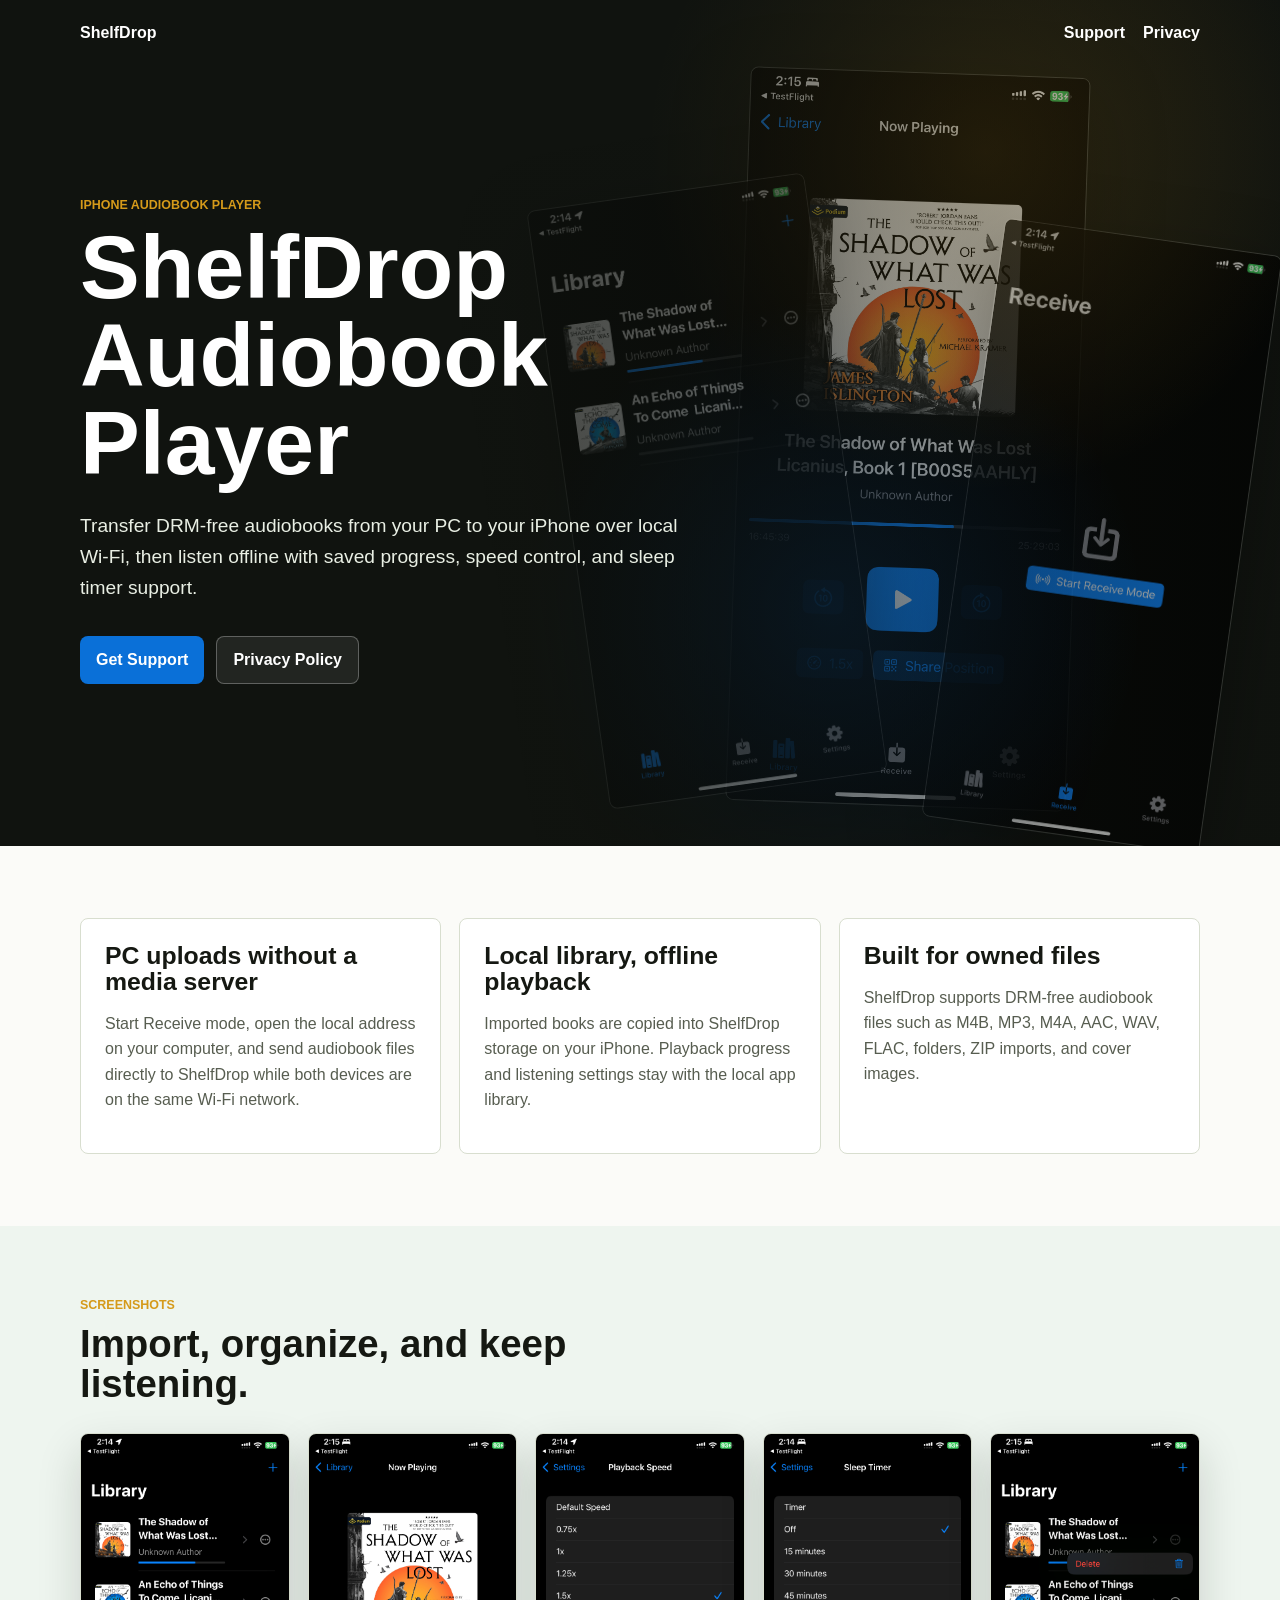
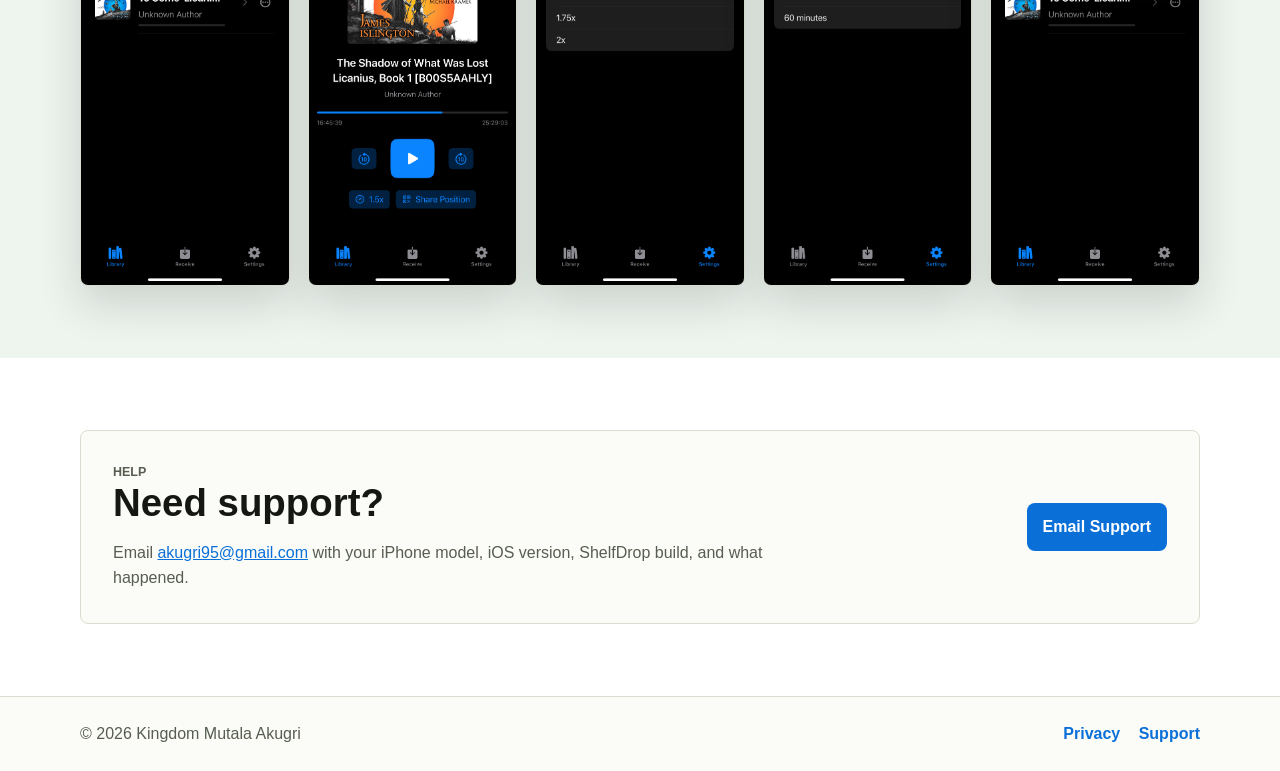
<file: index.html>
<!doctype html>
<html lang="en">
<head>
  <meta charset="utf-8">
  <meta name="viewport" content="width=device-width, initial-scale=1">
  <meta name="description" content="ShelfDrop is an iPhone audiobook player for importing DRM-free audiobooks from Files or a PC browser over local Wi-Fi.">
  <title>ShelfDrop Audiobook Player</title>
  <link rel="stylesheet" href="styles.css">
</head>
<body>
  <header class="hero">
    <nav class="site-nav" aria-label="ShelfDrop">
      <a class="brand" href="index.html">ShelfDrop</a>
      <div class="nav-links">
        <a href="support.html">Support</a>
        <a href="privacy.html">Privacy</a>
      </div>
    </nav>

    <div class="hero-art" aria-hidden="true">
      <img class="hero-shot hero-shot-main" src="assets/screenshots/02-now-playing.png" alt="">
      <img class="hero-shot hero-shot-left" src="assets/screenshots/01-library.png" alt="">
      <img class="hero-shot hero-shot-right" src="assets/screenshots/05-receive-start.png" alt="">
    </div>

    <div class="hero-copy">
      <p class="eyebrow">iPhone audiobook player</p>
      <h1>ShelfDrop Audiobook Player</h1>
      <p class="lead">Transfer DRM-free audiobooks from your PC to your iPhone over local Wi-Fi, then listen offline with saved progress, speed control, and sleep timer support.</p>
      <div class="hero-actions">
        <a class="button primary" href="support.html">Get Support</a>
        <a class="button secondary" href="privacy.html">Privacy Policy</a>
      </div>
    </div>
  </header>

  <main>
    <section class="intro-band" aria-label="ShelfDrop basics">
      <div class="shell feature-grid">
        <article>
          <h2>PC uploads without a media server</h2>
          <p>Start Receive mode, open the local address on your computer, and send audiobook files directly to ShelfDrop while both devices are on the same Wi-Fi network.</p>
        </article>
        <article>
          <h2>Local library, offline playback</h2>
          <p>Imported books are copied into ShelfDrop storage on your iPhone. Playback progress and listening settings stay with the local app library.</p>
        </article>
        <article>
          <h2>Built for owned files</h2>
          <p>ShelfDrop supports DRM-free audiobook files such as M4B, MP3, M4A, AAC, WAV, FLAC, folders, ZIP imports, and cover images.</p>
        </article>
      </div>
    </section>

    <section class="screenshots-band" aria-label="ShelfDrop screenshots">
      <div class="shell">
        <div class="section-heading">
          <p class="eyebrow">Screenshots</p>
          <h2>Import, organize, and keep listening.</h2>
        </div>
        <div class="screenshot-strip">
          <img src="assets/screenshots/01-library.png" alt="ShelfDrop library screen showing imported audiobooks.">
          <img src="assets/screenshots/02-now-playing.png" alt="ShelfDrop now playing screen with audiobook controls.">
          <img src="assets/screenshots/06-playback-speed.png" alt="ShelfDrop playback speed controls.">
          <img src="assets/screenshots/08-sleep-timer.png" alt="ShelfDrop sleep timer controls.">
          <img src="assets/screenshots/10-delete-book.png" alt="ShelfDrop delete book action.">
        </div>
      </div>
    </section>

    <section class="support-band">
      <div class="shell support-callout">
        <div>
          <p class="eyebrow">Help</p>
          <h2>Need support?</h2>
          <p>Email <a href="mailto:akugri95@gmail.com">akugri95@gmail.com</a> with your iPhone model, iOS version, ShelfDrop build, and what happened.</p>
        </div>
        <a class="button primary" href="mailto:akugri95@gmail.com">Email Support</a>
      </div>
    </section>
  </main>

  <footer class="footer">
    <div class="shell footer-inner">
      <span>&copy; 2026 Kingdom Mutala Akugri</span>
      <span><a href="privacy.html">Privacy</a> <a href="support.html">Support</a></span>
    </div>
  </footer>
</body>
</html>
</file>
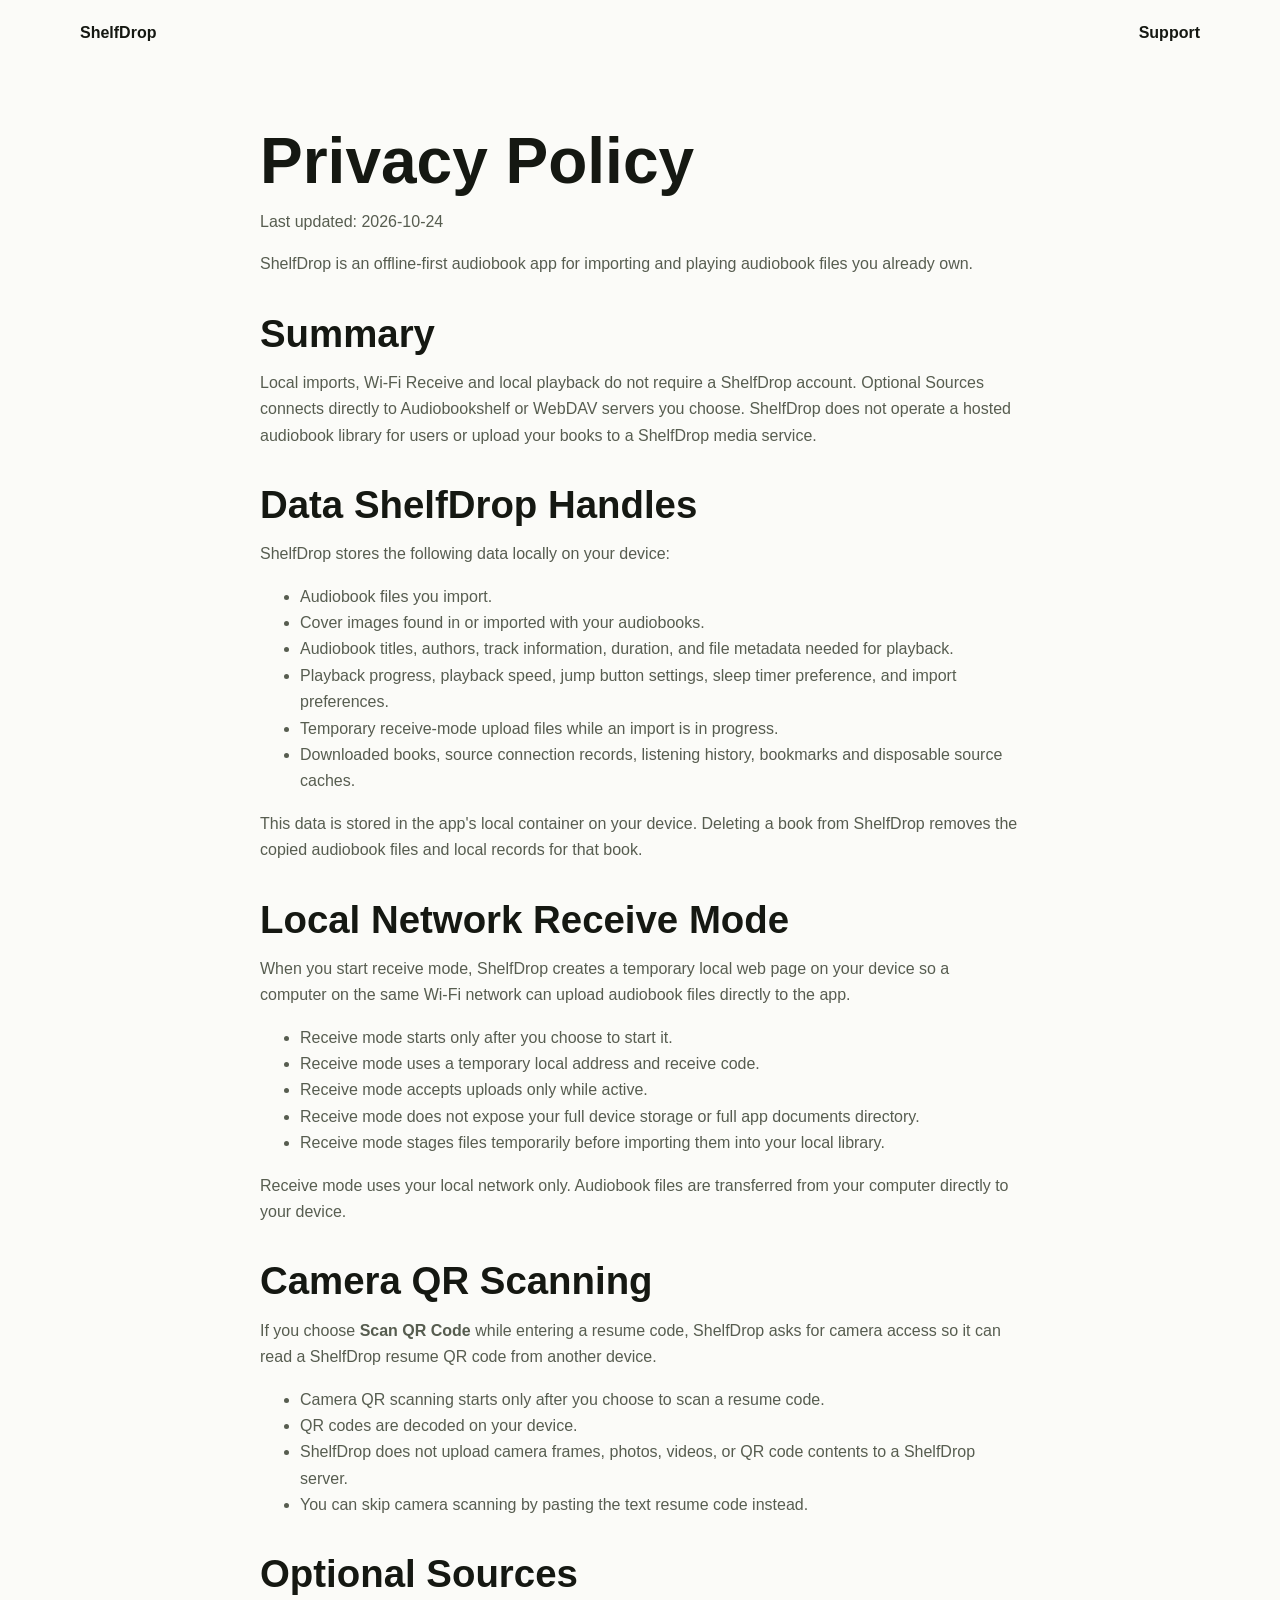
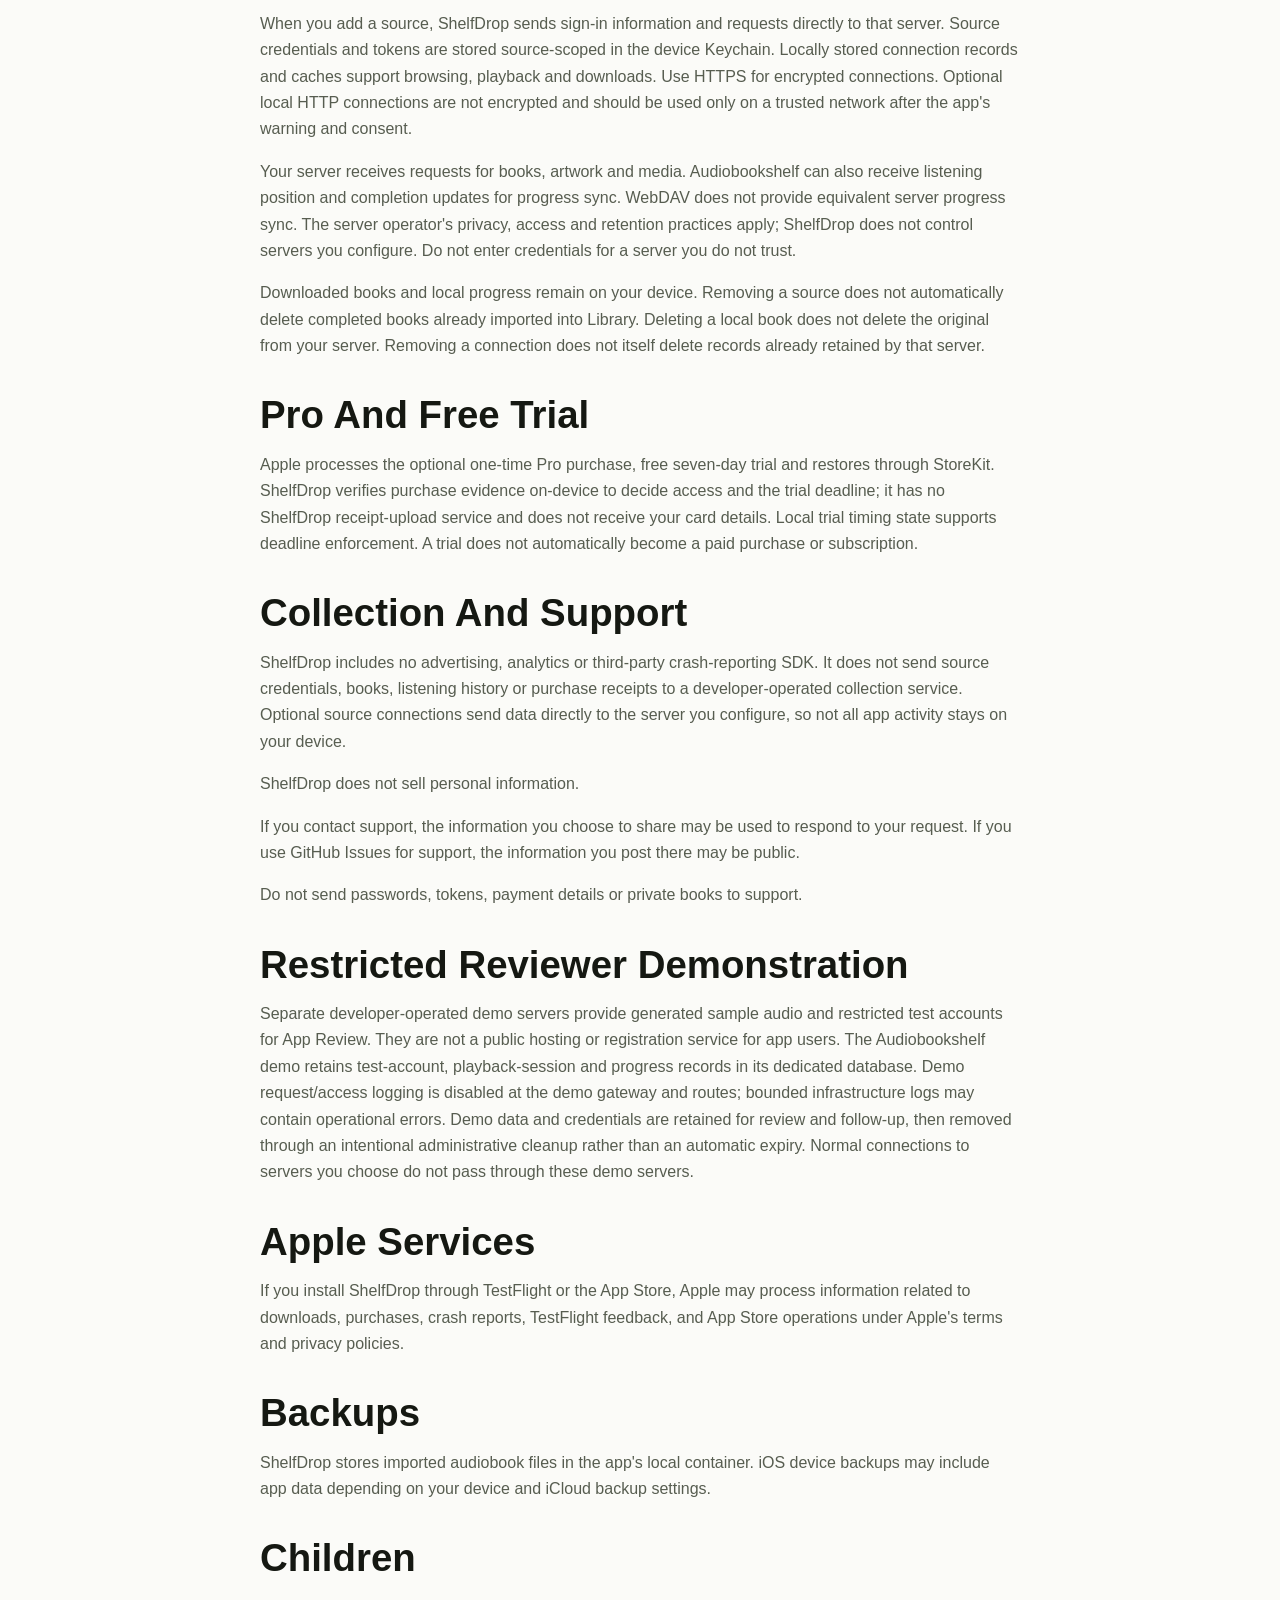
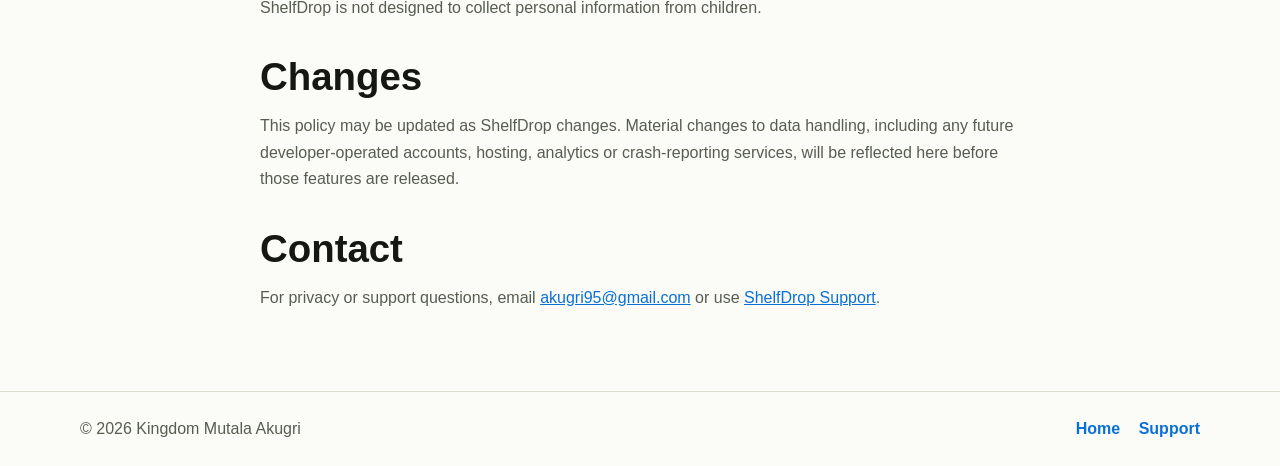
<file: privacy.html>
<!doctype html>
<html lang="en">
<head>
  <meta charset="utf-8">
  <meta name="viewport" content="width=device-width, initial-scale=1">
  <title>ShelfDrop Privacy Policy</title>
  <link rel="stylesheet" href="styles.css">
</head>
<body>
  <nav class="site-nav simple" aria-label="ShelfDrop">
    <a class="brand" href="index.html">ShelfDrop</a>
    <div class="nav-links">
      <a href="support.html">Support</a>
    </div>
  </nav>

  <main class="shell prose">
    <h1>Privacy Policy</h1>
    <p class="muted">Last updated: 2026-10-24</p>

    <p>ShelfDrop is an offline-first audiobook app for importing and playing audiobook files you already own.</p>

    <h2>Summary</h2>
    <p>Local imports, Wi-Fi Receive and local playback do not require a ShelfDrop account. Optional Sources connects directly to Audiobookshelf or WebDAV servers you choose. ShelfDrop does not operate a hosted audiobook library for users or upload your books to a ShelfDrop media service.</p>

    <h2>Data ShelfDrop Handles</h2>
    <p>ShelfDrop stores the following data locally on your device:</p>
    <ul>
      <li>Audiobook files you import.</li>
      <li>Cover images found in or imported with your audiobooks.</li>
      <li>Audiobook titles, authors, track information, duration, and file metadata needed for playback.</li>
      <li>Playback progress, playback speed, jump button settings, sleep timer preference, and import preferences.</li>
      <li>Temporary receive-mode upload files while an import is in progress.</li>
      <li>Downloaded books, source connection records, listening history, bookmarks and disposable source caches.</li>
    </ul>
    <p>This data is stored in the app's local container on your device. Deleting a book from ShelfDrop removes the copied audiobook files and local records for that book.</p>

    <h2>Local Network Receive Mode</h2>
    <p>When you start receive mode, ShelfDrop creates a temporary local web page on your device so a computer on the same Wi-Fi network can upload audiobook files directly to the app.</p>
    <ul>
      <li>Receive mode starts only after you choose to start it.</li>
      <li>Receive mode uses a temporary local address and receive code.</li>
      <li>Receive mode accepts uploads only while active.</li>
      <li>Receive mode does not expose your full device storage or full app documents directory.</li>
      <li>Receive mode stages files temporarily before importing them into your local library.</li>
    </ul>
    <p>Receive mode uses your local network only. Audiobook files are transferred from your computer directly to your device.</p>

    <h2>Camera QR Scanning</h2>
    <p>If you choose <strong>Scan QR Code</strong> while entering a resume code, ShelfDrop asks for camera access so it can read a ShelfDrop resume QR code from another device.</p>
    <ul>
      <li>Camera QR scanning starts only after you choose to scan a resume code.</li>
      <li>QR codes are decoded on your device.</li>
      <li>ShelfDrop does not upload camera frames, photos, videos, or QR code contents to a ShelfDrop server.</li>
      <li>You can skip camera scanning by pasting the text resume code instead.</li>
    </ul>

    <h2>Optional Sources</h2>
    <p>When you add a source, ShelfDrop sends sign-in information and requests directly to that server. Source credentials and tokens are stored source-scoped in the device Keychain. Locally stored connection records and caches support browsing, playback and downloads. Use HTTPS for encrypted connections. Optional local HTTP connections are not encrypted and should be used only on a trusted network after the app's warning and consent.</p>
    <p>Your server receives requests for books, artwork and media. Audiobookshelf can also receive listening position and completion updates for progress sync. WebDAV does not provide equivalent server progress sync. The server operator's privacy, access and retention practices apply; ShelfDrop does not control servers you configure. Do not enter credentials for a server you do not trust.</p>
    <p>Downloaded books and local progress remain on your device. Removing a source does not automatically delete completed books already imported into Library. Deleting a local book does not delete the original from your server. Removing a connection does not itself delete records already retained by that server.</p>

    <h2>Pro And Free Trial</h2>
    <p>Apple processes the optional one-time Pro purchase, free seven-day trial and restores through StoreKit. ShelfDrop verifies purchase evidence on-device to decide access and the trial deadline; it has no ShelfDrop receipt-upload service and does not receive your card details. Local trial timing state supports deadline enforcement. A trial does not automatically become a paid purchase or subscription.</p>

    <h2>Collection And Support</h2>
    <p>ShelfDrop includes no advertising, analytics or third-party crash-reporting SDK. It does not send source credentials, books, listening history or purchase receipts to a developer-operated collection service. Optional source connections send data directly to the server you configure, so not all app activity stays on your device.</p>
    <p>ShelfDrop does not sell personal information.</p>
    <p>If you contact support, the information you choose to share may be used to respond to your request. If you use GitHub Issues for support, the information you post there may be public.</p>
    <p>Do not send passwords, tokens, payment details or private books to support.</p>

    <h2>Restricted Reviewer Demonstration</h2>
    <p>Separate developer-operated demo servers provide generated sample audio and restricted test accounts for App Review. They are not a public hosting or registration service for app users. The Audiobookshelf demo retains test-account, playback-session and progress records in its dedicated database. Demo request/access logging is disabled at the demo gateway and routes; bounded infrastructure logs may contain operational errors. Demo data and credentials are retained for review and follow-up, then removed through an intentional administrative cleanup rather than an automatic expiry. Normal connections to servers you choose do not pass through these demo servers.</p>

    <h2>Apple Services</h2>
    <p>If you install ShelfDrop through TestFlight or the App Store, Apple may process information related to downloads, purchases, crash reports, TestFlight feedback, and App Store operations under Apple's terms and privacy policies.</p>

    <h2>Backups</h2>
    <p>ShelfDrop stores imported audiobook files in the app's local container. iOS device backups may include app data depending on your device and iCloud backup settings.</p>

    <h2>Children</h2>
    <p>ShelfDrop is not designed to collect personal information from children.</p>

    <h2>Changes</h2>
    <p>This policy may be updated as ShelfDrop changes. Material changes to data handling, including any future developer-operated accounts, hosting, analytics or crash-reporting services, will be reflected here before those features are released.</p>

    <h2>Contact</h2>
    <p>For privacy or support questions, email <a href="mailto:akugri95@gmail.com">akugri95@gmail.com</a> or use <a href="support.html">ShelfDrop Support</a>.</p>
  </main>

  <footer class="footer">
    <div class="shell footer-inner">
      <span>&copy; 2026 Kingdom Mutala Akugri</span>
      <span><a href="index.html">Home</a> <a href="support.html">Support</a></span>
    </div>
  </footer>
</body>
</html>
</file>
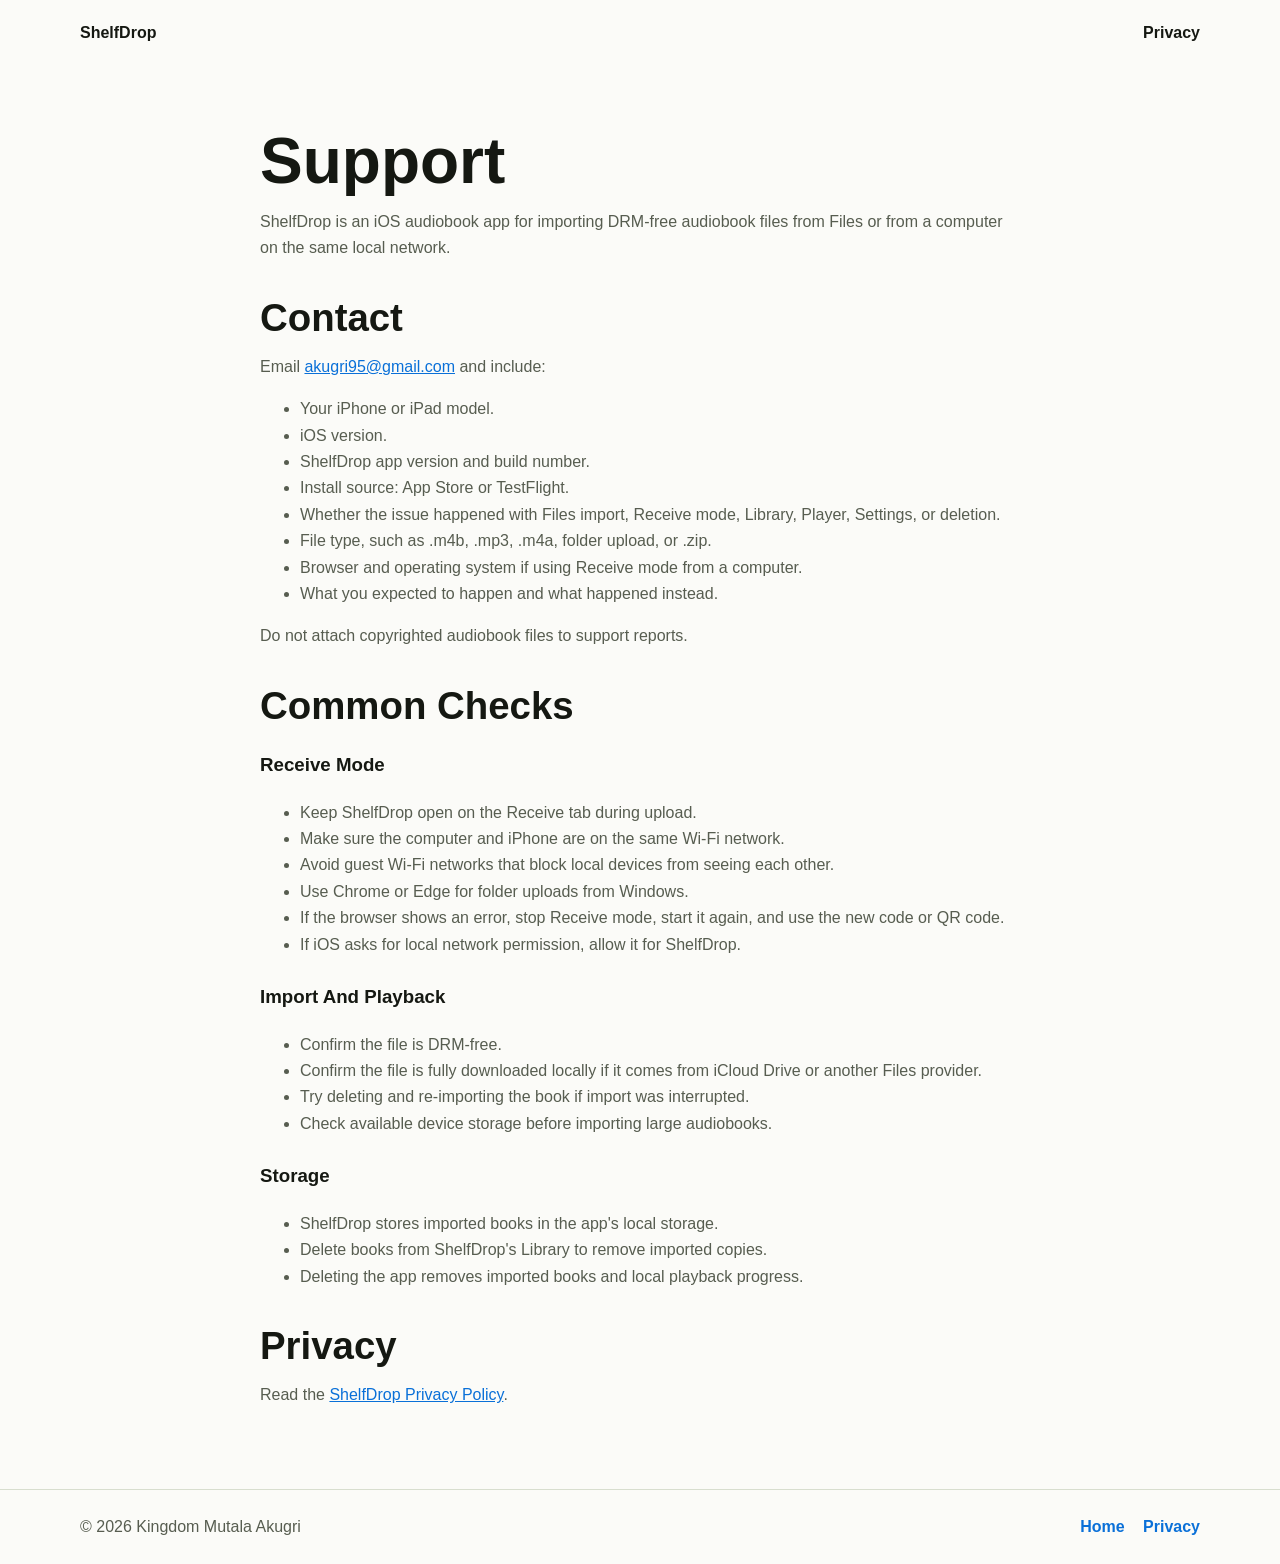
<file: support.html>
<!doctype html>
<html lang="en">
<head>
  <meta charset="utf-8">
  <meta name="viewport" content="width=device-width, initial-scale=1">
  <title>ShelfDrop Support</title>
  <link rel="stylesheet" href="styles.css">
</head>
<body>
  <nav class="site-nav simple" aria-label="ShelfDrop">
    <a class="brand" href="index.html">ShelfDrop</a>
    <div class="nav-links">
      <a href="privacy.html">Privacy</a>
    </div>
  </nav>

  <main class="shell prose">
    <h1>Support</h1>
    <p>ShelfDrop is an iOS audiobook app for importing DRM-free audiobook files from Files or from a computer on the same local network.</p>

    <h2>Contact</h2>
    <p>Email <a href="mailto:akugri95@gmail.com">akugri95@gmail.com</a> and include:</p>
    <ul>
      <li>Your iPhone or iPad model.</li>
      <li>iOS version.</li>
      <li>ShelfDrop app version and build number.</li>
      <li>Install source: App Store or TestFlight.</li>
      <li>Whether the issue happened with Files import, Receive mode, Library, Player, Settings, or deletion.</li>
      <li>File type, such as .m4b, .mp3, .m4a, folder upload, or .zip.</li>
      <li>Browser and operating system if using Receive mode from a computer.</li>
      <li>What you expected to happen and what happened instead.</li>
    </ul>
    <p>Do not attach copyrighted audiobook files to support reports.</p>

    <h2>Common Checks</h2>
    <h3>Receive Mode</h3>
    <ul>
      <li>Keep ShelfDrop open on the Receive tab during upload.</li>
      <li>Make sure the computer and iPhone are on the same Wi-Fi network.</li>
      <li>Avoid guest Wi-Fi networks that block local devices from seeing each other.</li>
      <li>Use Chrome or Edge for folder uploads from Windows.</li>
      <li>If the browser shows an error, stop Receive mode, start it again, and use the new code or QR code.</li>
      <li>If iOS asks for local network permission, allow it for ShelfDrop.</li>
    </ul>

    <h3>Import And Playback</h3>
    <ul>
      <li>Confirm the file is DRM-free.</li>
      <li>Confirm the file is fully downloaded locally if it comes from iCloud Drive or another Files provider.</li>
      <li>Try deleting and re-importing the book if import was interrupted.</li>
      <li>Check available device storage before importing large audiobooks.</li>
    </ul>

    <h3>Storage</h3>
    <ul>
      <li>ShelfDrop stores imported books in the app's local storage.</li>
      <li>Delete books from ShelfDrop's Library to remove imported copies.</li>
      <li>Deleting the app removes imported books and local playback progress.</li>
    </ul>

    <h2>Privacy</h2>
    <p>Read the <a href="privacy.html">ShelfDrop Privacy Policy</a>.</p>
  </main>

  <footer class="footer">
    <div class="shell footer-inner">
      <span>&copy; 2026 Kingdom Mutala Akugri</span>
      <span><a href="index.html">Home</a> <a href="privacy.html">Privacy</a></span>
    </div>
  </footer>
</body>
</html>
</file>
<file: styles.css>
:root {
  color-scheme: light dark;
  font-family: -apple-system, BlinkMacSystemFont, "Segoe UI", sans-serif;
  background: #fbfbf8;
  color: #151812;
  --ink: #151812;
  --paper: #fbfbf8;
  --muted: #575d50;
  --line: #d8decf;
  --green: #3f6e54;
  --blue: #0a70d8;
  --gold: #d59a1a;
  --red: #c94d38;
  --hero: #10130f;
}

* {
  box-sizing: border-box;
}

body {
  margin: 0;
  min-height: 100vh;
  background: var(--paper);
}

a {
  color: var(--blue);
}

.shell {
  width: min(1120px, calc(100vw - 32px));
  margin: 0 auto;
}

.site-nav {
  position: absolute;
  z-index: 4;
  top: 0;
  left: 50%;
  display: flex;
  width: min(1120px, calc(100vw - 32px));
  transform: translateX(-50%);
  align-items: center;
  justify-content: space-between;
  padding: 24px 0;
}

.site-nav.simple {
  position: static;
  transform: none;
  width: min(1120px, calc(100vw - 32px));
  margin: 0 auto;
}

.brand,
.nav-links a {
  color: inherit;
  font-weight: 800;
  text-decoration: none;
}

.nav-links {
  display: flex;
  gap: 18px;
  align-items: center;
}

.hero {
  position: relative;
  isolation: isolate;
  min-height: 88svh;
  overflow: hidden;
  background: var(--hero);
  color: white;
}

.hero::after {
  position: absolute;
  inset: 0;
  z-index: -1;
  content: "";
  background:
    linear-gradient(90deg, rgba(16, 19, 15, 0.94), rgba(16, 19, 15, 0.7) 42%, rgba(16, 19, 15, 0.2)),
    radial-gradient(circle at 77% 18%, rgba(213, 154, 26, 0.22), transparent 28%),
    radial-gradient(circle at 65% 72%, rgba(10, 112, 216, 0.22), transparent 30%);
}

.hero-art {
  position: absolute;
  inset: 72px 3vw -20vh auto;
  z-index: -2;
  width: min(680px, 57vw);
}

.hero-shot {
  position: absolute;
  width: min(280px, 25vw);
  border: 1px solid rgba(255, 255, 255, 0.22);
  border-radius: 8px;
  box-shadow: 0 24px 72px rgba(0, 0, 0, 0.42);
}

.hero-shot-main {
  right: 24%;
  width: min(340px, 30vw);
  transform: rotate(2deg);
}

.hero-shot-left {
  right: 58%;
  top: 13vh;
  opacity: 0.76;
  transform: rotate(-8deg);
}

.hero-shot-right {
  right: 0;
  top: 18vh;
  opacity: 0.82;
  transform: rotate(8deg);
}

.hero-copy {
  width: min(690px, calc(100vw - 32px));
  padding: 22vh 0 18vh;
  margin-left: max(16px, calc((100vw - 1120px) / 2));
}

.eyebrow {
  margin: 0 0 12px;
  color: var(--gold);
  font-size: 0.78rem;
  font-weight: 900;
  letter-spacing: 0;
  text-transform: uppercase;
}

h1 {
  margin: 0;
  max-width: 760px;
  font-size: clamp(3rem, 7vw, 6.4rem);
  line-height: 0.98;
}

h2 {
  margin: 0;
  font-size: clamp(1.7rem, 3vw, 2.6rem);
  line-height: 1.05;
}

.lead {
  max-width: 620px;
  margin: 24px 0 0;
  color: #e9efe4;
  font-size: 1.2rem;
  line-height: 1.6;
}

.hero-actions,
.links {
  display: flex;
  flex-wrap: wrap;
  gap: 12px;
  margin-top: 32px;
}

.button,
.links a {
  display: inline-flex;
  min-height: 48px;
  align-items: center;
  justify-content: center;
  padding: 12px 16px;
  border-radius: 8px;
  font-weight: 800;
  text-decoration: none;
}

.button.primary,
.links a {
  background: var(--blue);
  color: white;
}

.button.secondary {
  border: 1px solid rgba(255, 255, 255, 0.28);
  color: white;
  background: rgba(255, 255, 255, 0.08);
}

.intro-band,
.screenshots-band,
.support-band {
  padding: 72px 0;
}

.intro-band {
  background: #fbfbf8;
}

.feature-grid {
  display: grid;
  grid-template-columns: repeat(3, minmax(0, 1fr));
  gap: 18px;
}

.feature-grid article {
  min-height: 220px;
  padding: 24px;
  border: 1px solid var(--line);
  border-radius: 8px;
  background: white;
}

.feature-grid h2 {
  font-size: 1.55rem;
}

.feature-grid p,
.support-callout p {
  color: var(--muted);
  line-height: 1.6;
}

.screenshots-band {
  overflow: hidden;
  background: #eef5ef;
}

.section-heading {
  max-width: 660px;
  margin-bottom: 28px;
}

.screenshot-strip {
  display: grid;
  grid-template-columns: repeat(5, minmax(170px, 1fr));
  gap: 18px;
  align-items: start;
}

.screenshot-strip img {
  width: 100%;
  aspect-ratio: 1242 / 2688;
  border: 1px solid var(--line);
  border-radius: 8px;
  background: #11140f;
  box-shadow: 0 18px 44px rgba(21, 24, 18, 0.16);
}

.support-band {
  background: #ffffff;
}

.support-callout {
  display: flex;
  gap: 24px;
  align-items: center;
  justify-content: space-between;
  padding: 32px;
  border: 1px solid var(--line);
  border-radius: 8px;
  background: #fbfbf8;
}

.support-callout h2 {
  margin-top: 0;
}

.support-callout p {
  max-width: 680px;
  margin-bottom: 0;
}

.prose {
  max-width: 760px;
  padding: 64px 0;
  line-height: 1.65;
}

.prose h1 {
  font-size: clamp(2.2rem, 7vw, 4rem);
}

.prose h2 {
  margin-top: 36px;
}

.prose h3 {
  margin-top: 24px;
}

.muted,
.prose p,
.prose li {
  color: var(--muted);
}

.footer {
  padding: 28px 0;
  border-top: 1px solid var(--line);
  color: var(--muted);
  background: #fbfbf8;
}

.footer-inner {
  display: flex;
  gap: 16px;
  align-items: center;
  justify-content: space-between;
}

.footer a {
  margin-left: 14px;
  font-weight: 800;
  text-decoration: none;
}

@media (max-width: 860px) {
  .hero-copy {
    padding-top: 18vh;
  }

  .hero-art {
    inset: auto -28vw -8vh auto;
    width: 98vw;
    height: 34vh;
    opacity: 0.38;
  }

  .hero-shot {
    width: 36vw;
  }

  .hero-shot-main {
    top: 1vh;
    right: 34vw;
    width: 48vw;
  }

  .hero-shot-left {
    top: 9vh;
    right: 68vw;
  }

  .hero-shot-right {
    top: 12vh;
    right: 4vw;
  }

  .feature-grid {
    grid-template-columns: 1fr;
  }

  .screenshot-strip {
    grid-template-columns: repeat(5, minmax(180px, 1fr));
    overflow-x: auto;
    padding-bottom: 12px;
  }

  .support-callout,
  .footer-inner {
    align-items: flex-start;
    flex-direction: column;
  }
}

@media (max-width: 560px) {
  .site-nav {
    padding-top: 18px;
  }

  .nav-links {
    gap: 12px;
  }

  .hero {
    min-height: 90svh;
  }

  .hero-copy {
    padding: 19vh 0 14vh;
  }

  .lead {
    font-size: 1.05rem;
  }

  .intro-band,
  .screenshots-band,
  .support-band {
    padding: 52px 0;
  }

  .feature-grid article,
  .support-callout {
    padding: 20px;
  }
}

@media (prefers-color-scheme: dark) {
  :root {
    background: #11140f;
    color: #f6f6ed;
    --paper: #11140f;
    --muted: #c4cabe;
    --line: #354233;
  }

  .intro-band,
  .support-band,
  .footer {
    background: #11140f;
  }

  a {
    color: #7ab8ff;
  }

  .feature-grid article,
  .support-callout {
    background: #1b2119;
  }

  .screenshots-band {
    background: #182318;
  }

  .links a {
    color: white;
  }
}
</file>
